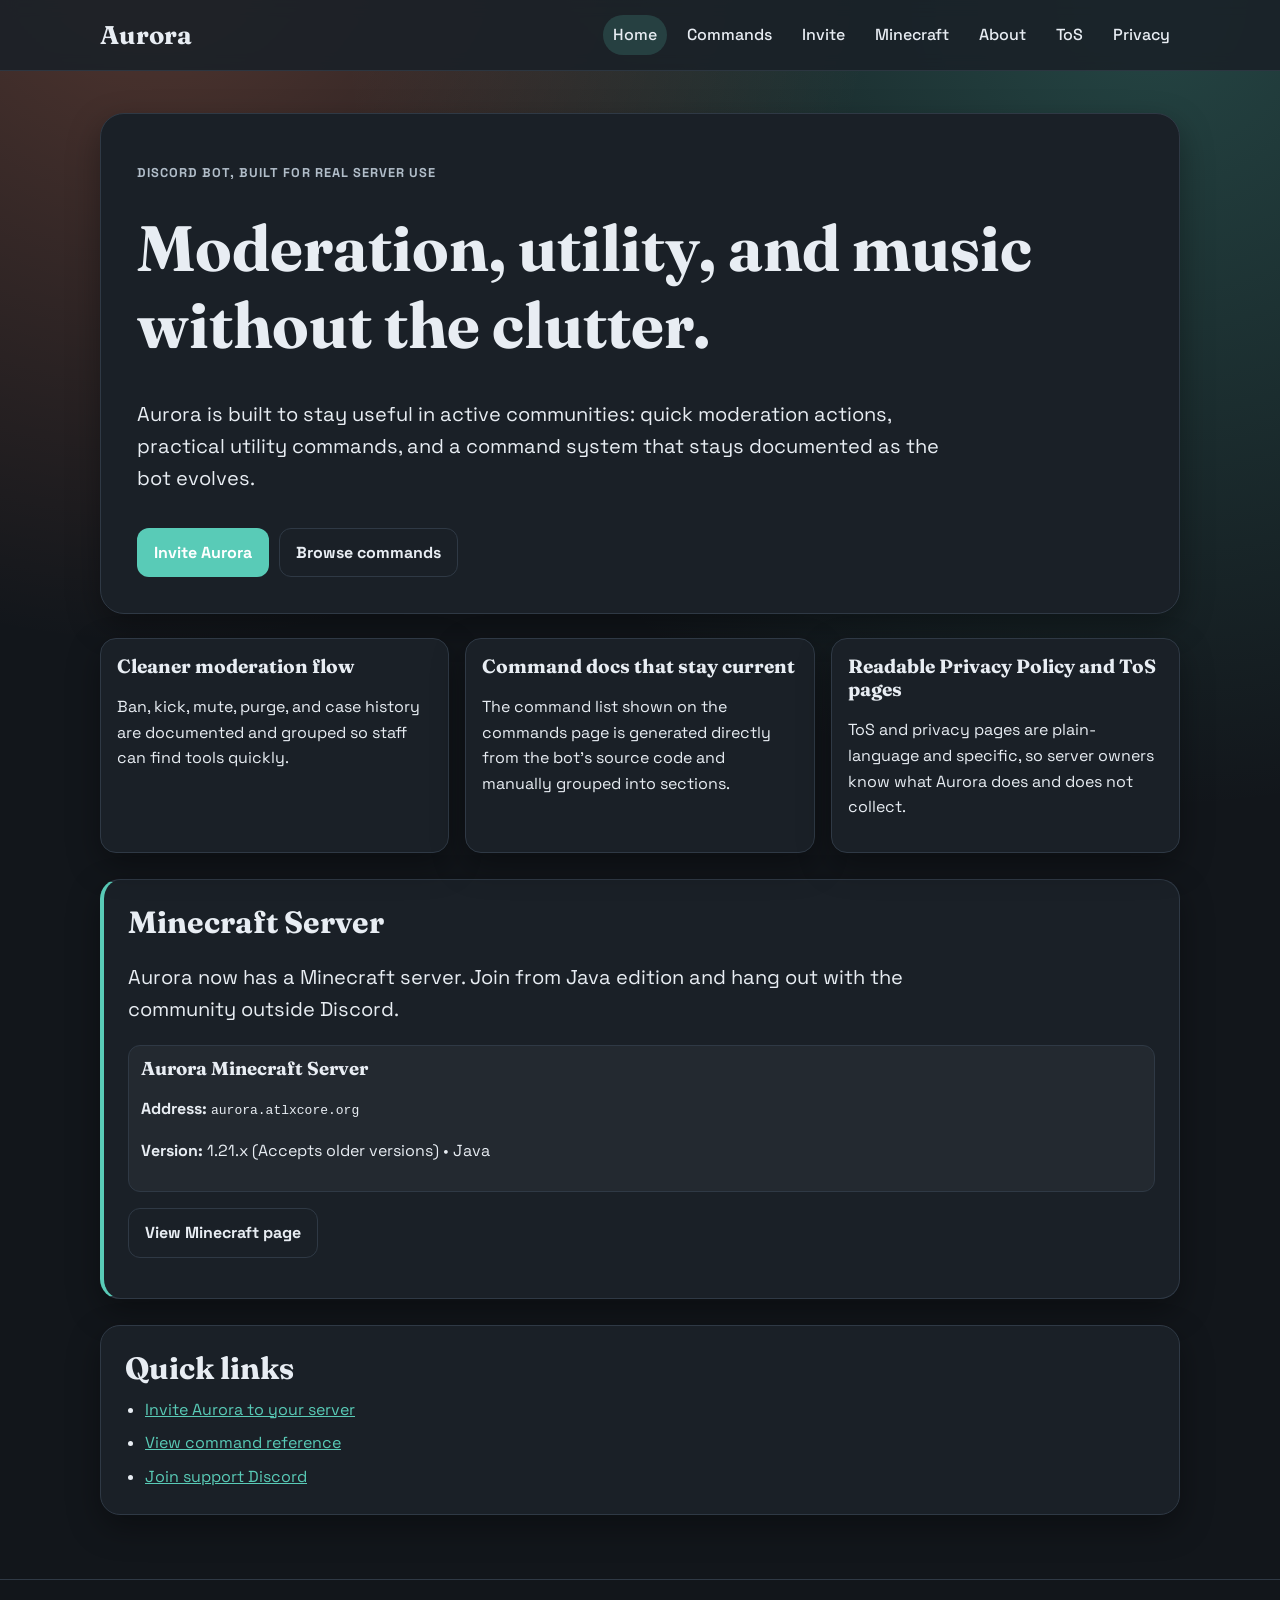
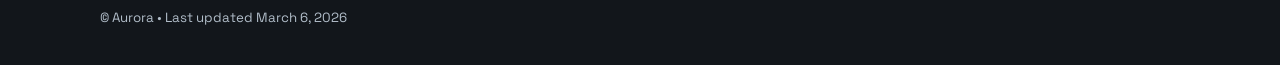
<file: index.html>
<!doctype html>
<html lang="en">
<head>
  <meta charset="utf-8">
  <meta name="viewport" content="width=device-width,initial-scale=1">
  <title>Aurora Discord Bot</title>
  <meta name="description" content="Aurora is a Discord bot focused on moderation, utility, and music tools with clear docs and fast setup.">
  <meta name="theme-color" content="#0e7a68">
  <link rel="preconnect" href="https://fonts.googleapis.com">
  <link rel="preconnect" href="https://fonts.gstatic.com" crossorigin>
  <link href="https://fonts.googleapis.com/css2?family=Fraunces:opsz,wght@9..144,500;9..144,700&family=Space+Grotesk:wght@400;500;700&display=swap" rel="stylesheet">
  <link rel="stylesheet" href="./css/styles.css?v=20260307a">
</head>
<body>
  <header class="site-header">
    <div class="container header-inner">
      <a class="brand" href="/">Aurora</a>
      <nav class="nav" aria-label="Main">
        <a href="/">Home</a>
        <a href="/commands.html">Commands</a>
        <a href="/invite.html">Invite</a>
        <a href="/minecraft.html">Minecraft</a>
        <a href="/about.html">About</a>
        <a href="/tos.html">ToS</a>
        <a href="/privacy.html">Privacy</a>
      </nav>
    </div>
  </header>

  <main class="container">
    <section class="hero">
      <p class="kicker">Discord bot, built for real server use</p>
      <h1>Moderation, utility, and music without the clutter.</h1>
      <p class="lede">Aurora is built to stay useful in active communities: quick moderation actions, practical utility commands, and a command system that stays documented as the bot evolves.</p>
      <div class="hero-actions">
        <a class="btn btn-primary" data-bind="invite-url" href="/invite.html">Invite Aurora</a>
        <a class="btn btn-secondary" href="/commands.html">Browse commands</a>
      </div>
    </section>

    <section class="grid" aria-label="Highlights">
      <article class="card">
        <h3>Cleaner moderation flow</h3>
        <p>Ban, kick, mute, purge, and case history are documented and grouped so staff can find tools quickly.</p>
      </article>
      <article class="card">
        <h3>Command docs that stay current</h3>
        <p>The command list shown on the commands page is generated directly from the bot's source code and manually grouped into sections.</p>
      </article>
      <article class="card">
        <h3>Readable Privacy Policy and ToS pages</h3>
        <p>ToS and privacy pages are plain-language and specific, so server owners know what Aurora does and does not collect.</p>
      </article>
    </section>



    <section class="section minecraft-panel">
      <h2>Minecraft Server</h2>
      <p class="lede">Aurora now has a Minecraft server. Join from Java edition and hang out with the community outside Discord.</p>
      <div class="minecraft-grid">
        <article class="minecraft-card">
          <h3 data-bind="minecraft-name">Aurora Minecraft Server</h3>
          <p><strong>Address:</strong> <code data-bind="minecraft-address">aurora.atlxcore.org</code></p>
          <p><strong>Version:</strong> <span data-bind="minecraft-version">1.21.x (Accepts older versions)</span> • <span data-bind="minecraft-edition">Java</span></p>
        </article>
      </div>
      <p><a class="btn btn-secondary" href="/minecraft.html">View Minecraft page</a></p>
    </section>

    <section class="section">
      <h2>Quick links</h2>
      <ul class="link-list">
        <li><a data-bind="invite-url" href="/invite.html">Invite Aurora to your server</a></li>
        <li><a href="/commands.html">View command reference</a></li>
        <li><a data-bind="support-url" href="https://discord.gg/xHvKMXf9u4">Join support Discord</a></li>
      </ul>
    </section>
  </main>

  <footer class="footer">
    <div class="container">
      <small>&copy; <span data-bind="brand-name">Aurora</span> • Last updated <span data-bind="updated-date">March 6, 2026</span></small>
    </div>
  </footer>

  <script src="/js/site.js?v=20260308a"></script>
</body>
</html>
</file>
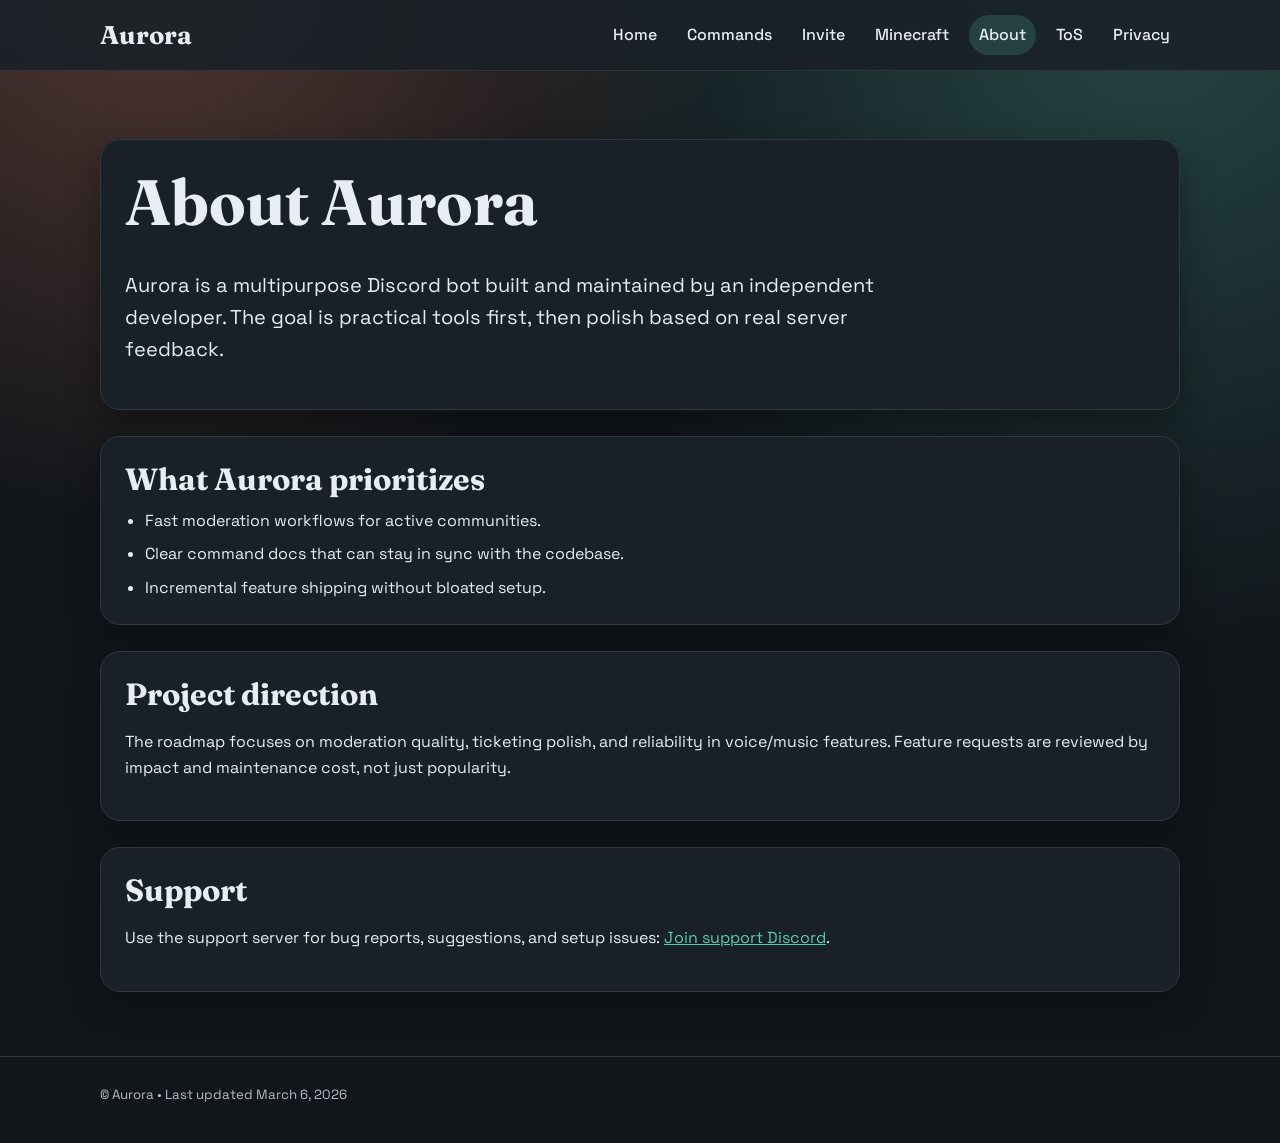
<file: about.html>
<!doctype html>
<html lang="en">
<head>
  <meta charset="utf-8">
  <meta name="viewport" content="width=device-width,initial-scale=1">
  <title>About Aurora</title>
  <meta name="description" content="What Aurora is, what it prioritizes, and where to get support.">
  <link rel="preconnect" href="https://fonts.googleapis.com">
  <link rel="preconnect" href="https://fonts.gstatic.com" crossorigin>
  <link href="https://fonts.googleapis.com/css2?family=Fraunces:opsz,wght@9..144,500;9..144,700&family=Space+Grotesk:wght@400;500;700&display=swap" rel="stylesheet">
  <link rel="stylesheet" href="./css/styles.css?v=20260307a">
</head>
<body>
  <header class="site-header">
    <div class="container header-inner">
      <a class="brand" href="/">Aurora</a>
      <nav class="nav" aria-label="Main">
        <a href="/">Home</a>
        <a href="/commands.html">Commands</a>
        <a href="/invite.html">Invite</a>
        <a href="/minecraft.html">Minecraft</a>
        <a href="/about.html">About</a>
        <a href="/tos.html">ToS</a>
        <a href="/privacy.html">Privacy</a>
      </nav>
    </div>
  </header>

  <main class="container">
    <section class="page-title section">
      <h1>About Aurora</h1>
      <p class="lede">Aurora is a multipurpose Discord bot built and maintained by an independent developer. The goal is practical tools first, then polish based on real server feedback.</p>
    </section>

    <section class="section">
      <h2>What Aurora prioritizes</h2>
      <ul class="clean-list">
        <li>Fast moderation workflows for active communities.</li>
        <li>Clear command docs that can stay in sync with the codebase.</li>
        <li>Incremental feature shipping without bloated setup.</li>
      </ul>
    </section>

    <section class="section">
      <h2>Project direction</h2>
      <p>The roadmap focuses on moderation quality, ticketing polish, and reliability in voice/music features. Feature requests are reviewed by impact and maintenance cost, not just popularity.</p>
    </section>

    <section class="section">
      <h2>Support</h2>
      <p>Use the support server for bug reports, suggestions, and setup issues: <a data-bind="support-url" href="https://discord.gg/eBV9RsC2BV">Join support Discord</a>.</p>
    </section>
  </main>

  <footer class="footer">
    <div class="container">
      <small>&copy; <span data-bind="brand-name">Aurora</span> • Last updated <span data-bind="updated-date">March 6, 2026</span></small>
    </div>
  </footer>

  <script src="/js/site.js?v=20260308a"></script>
</body>
</html>
</file>
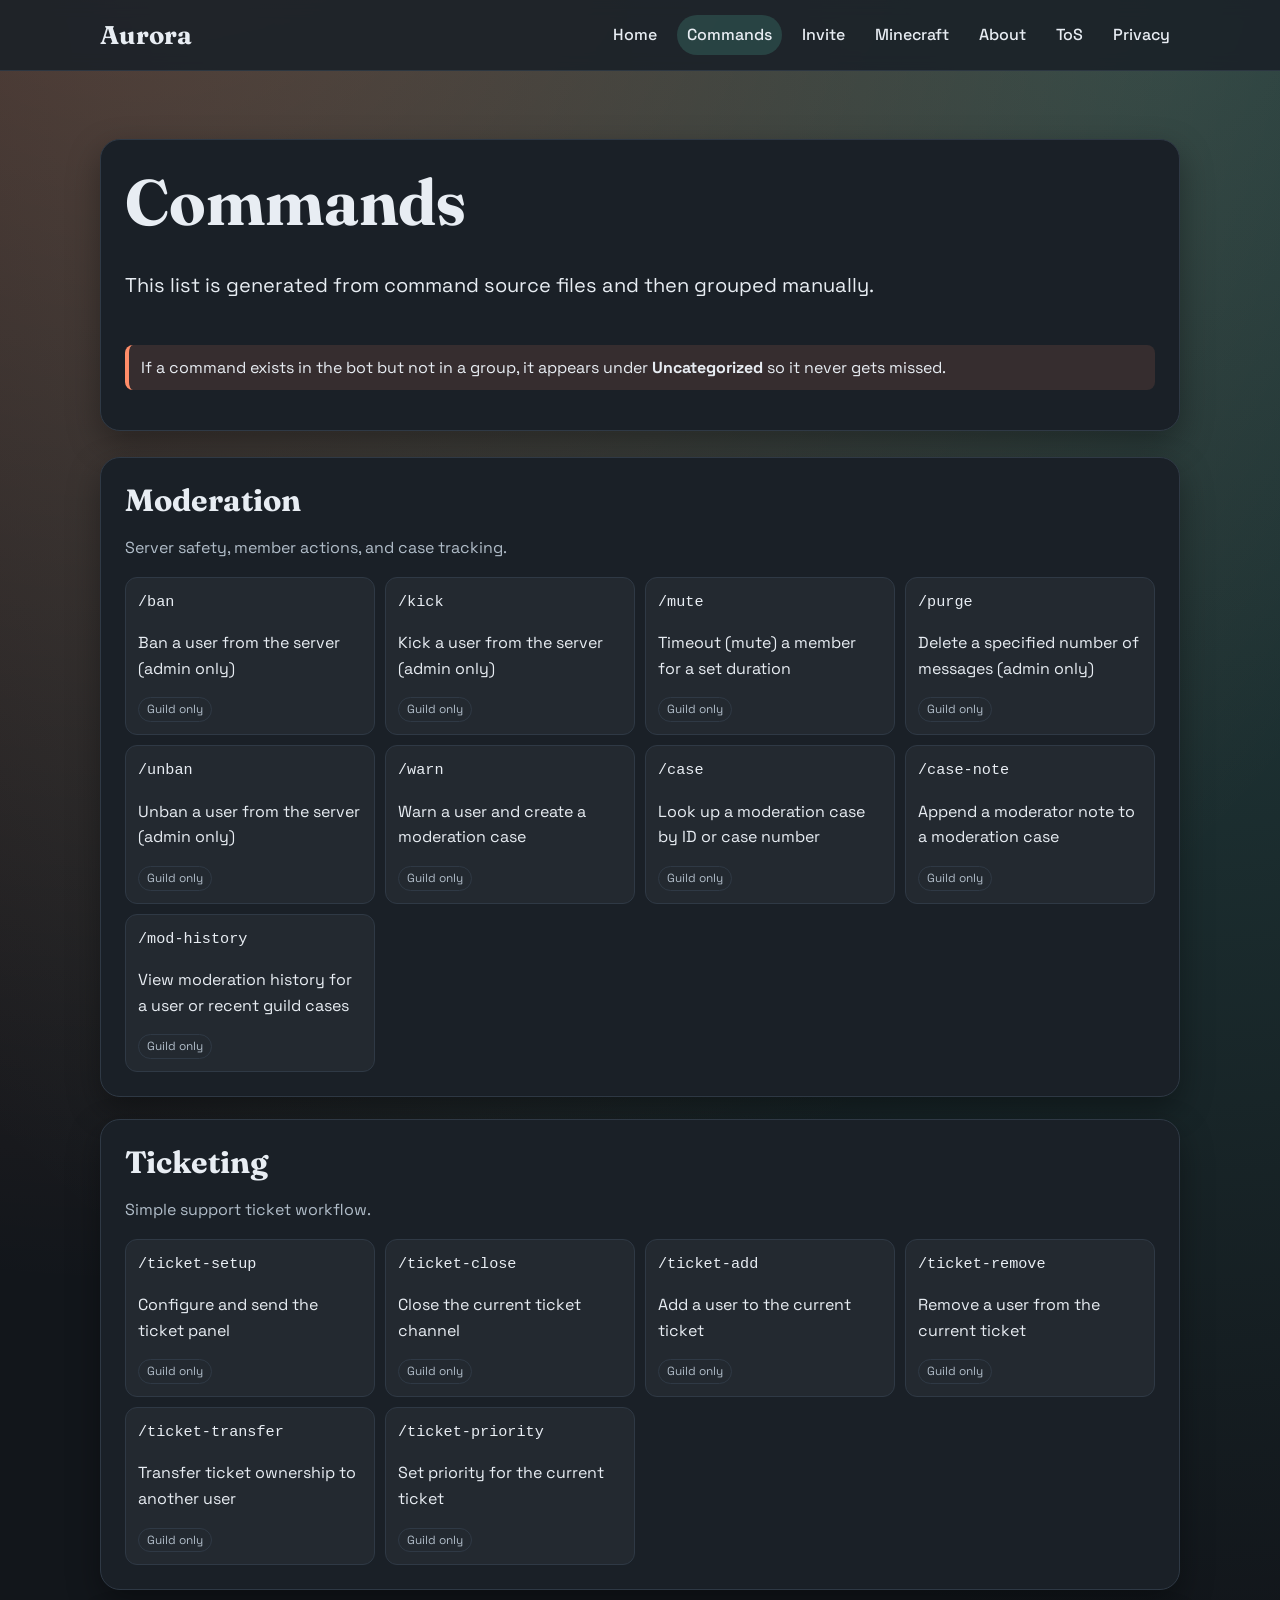
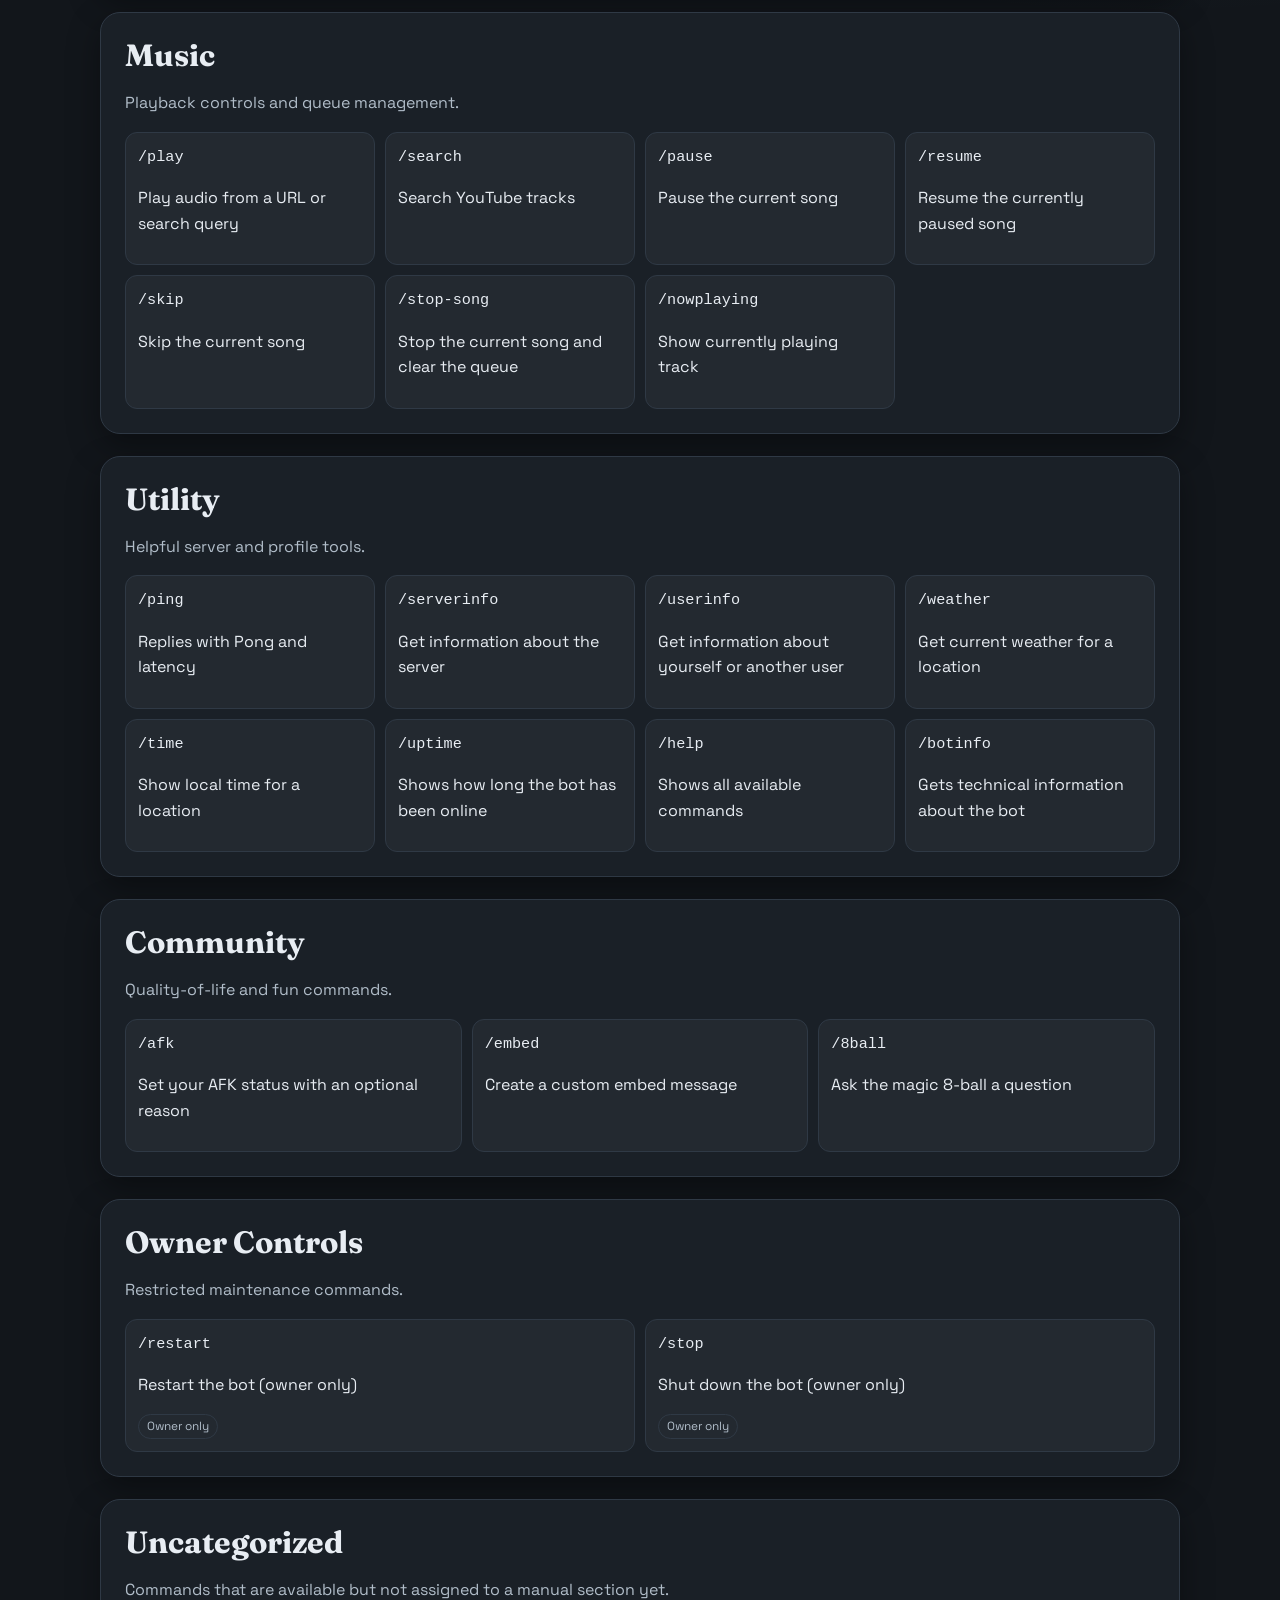
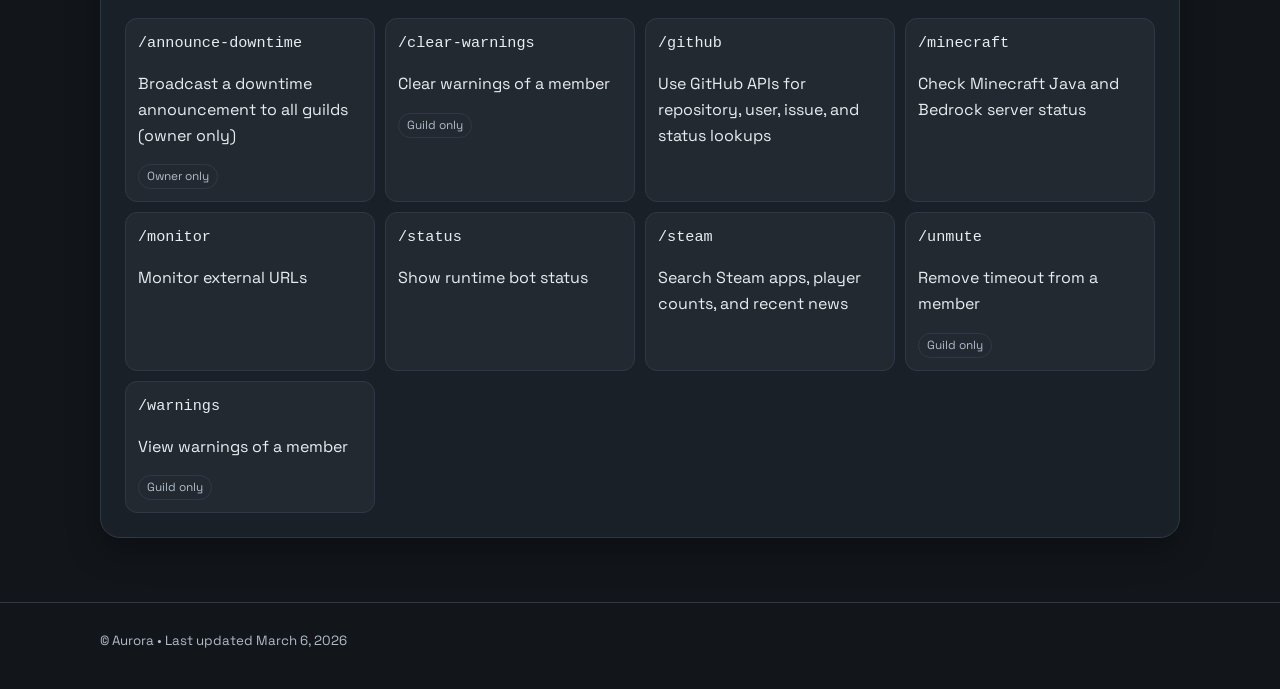
<file: commands.html>
<!doctype html>
<html lang="en">
<head>
  <meta charset="utf-8">
  <meta name="viewport" content="width=device-width,initial-scale=1">
  <title>Commands - Aurora</title>
  <meta name="description" content="Live command reference for Aurora, generated from source and grouped manually.">
  <link rel="preconnect" href="https://fonts.googleapis.com">
  <link rel="preconnect" href="https://fonts.gstatic.com" crossorigin>
  <link href="https://fonts.googleapis.com/css2?family=Fraunces:opsz,wght@9..144,500;9..144,700&family=Space+Grotesk:wght@400;500;700&display=swap" rel="stylesheet">
  <link rel="stylesheet" href="./css/styles.css?v=20260307a">
</head>
<body>
  <header class="site-header">
    <div class="container header-inner">
      <a class="brand" href="/">Aurora</a>
      <nav class="nav" aria-label="Main">
        <a href="/">Home</a>
        <a href="/commands.html">Commands</a>
        <a href="/invite.html">Invite</a>
        <a href="/minecraft.html">Minecraft</a>
        <a href="/about.html">About</a>
        <a href="/tos.html">ToS</a>
        <a href="/privacy.html">Privacy</a>
      </nav>
    </div>
  </header>

  <main class="container">
    <section class="page-title section">
      <h1>Commands</h1>
      <p class="lede">This list is generated from command source files and then grouped manually.
      <p class="notice">If a command exists in the bot but not in a group, it appears under <strong>Uncategorized</strong> so it never gets missed.</p>
    </section>

    <div id="commands-root" aria-live="polite">
      <section class="section">
        <p>Loading commands...</p>
      </section>
    </div>
  </main>

  <footer class="footer">
    <div class="container">
      <small>&copy; <span data-bind="brand-name">Aurora</span> • Last updated <span data-bind="updated-date">March 6, 2026</span></small>
    </div>
  </footer>

  <script src="/js/site.js?v=20260308a"></script>
  <script src="/js/commands.js?v=20260307a"></script>
</body>
</html>
</file>
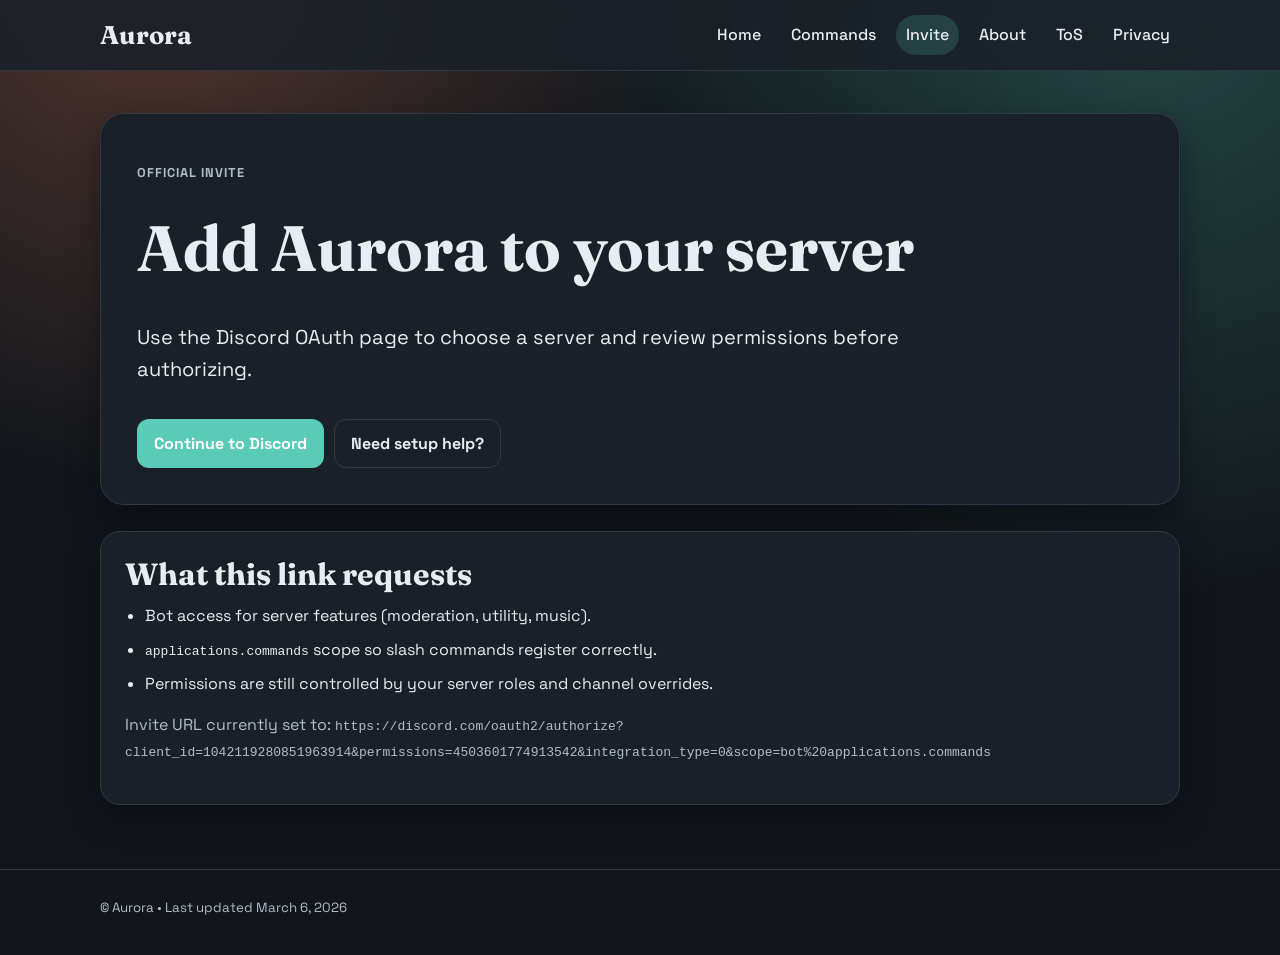
<file: invite.html>
<!doctype html>
<html lang="en">
<head>
  <meta charset="utf-8">
  <meta name="viewport" content="width=device-width,initial-scale=1">
  <title>Invite Aurora</title>
  <meta name="description" content="Invite Aurora to your Discord server using the official OAuth link.">
  <link rel="preconnect" href="https://fonts.googleapis.com">
  <link rel="preconnect" href="https://fonts.gstatic.com" crossorigin>
  <link href="https://fonts.googleapis.com/css2?family=Fraunces:opsz,wght@9..144,500;9..144,700&family=Space+Grotesk:wght@400;500;700&display=swap" rel="stylesheet">
  <link rel="stylesheet" href="./css/styles.css?v=20260307a">
</head>
<body>
  <header class="site-header">
    <div class="container header-inner">
      <a class="brand" href="/">Aurora</a>
      <nav class="nav" aria-label="Main">
        <a href="/">Home</a>
        <a href="/commands.html">Commands</a>
        <a href="/invite.html">Invite</a>
        <a href="/about.html">About</a>
        <a href="/tos.html">ToS</a>
        <a href="/privacy.html">Privacy</a>
      </nav>
    </div>
  </header>

  <main class="container">
    <section class="hero">
      <p class="kicker">Official invite</p>
      <h1>Add Aurora to your server</h1>
      <p class="lede">Use the Discord OAuth page to choose a server and review permissions before authorizing.</p>
      <div class="hero-actions">
        <a class="btn btn-primary" data-bind="invite-url" href="https://discord.com/">Continue to Discord</a>
        <a class="btn btn-secondary" data-bind="support-url" href="https://discord.gg/xHvKMXf9u4">Need setup help?</a>
      </div>
    </section>

    <section class="section">
      <h2>What this link requests</h2>
      <ul class="clean-list">
        <li>Bot access for server features (moderation, utility, music).</li>
        <li><code>applications.commands</code> scope so slash commands register correctly.</li>
        <li>Permissions are still controlled by your server roles and channel overrides.</li>
      </ul>
      <p class="muted">Invite URL currently set to: <code data-bind="invite-url" data-bind-text="true">loading...</code></p>
    </section>
  </main>

  <footer class="footer">
    <div class="container">
      <small>&copy; <span data-bind="brand-name">Aurora</span> • Last updated <span data-bind="updated-date">March 6, 2026</span></small>
    </div>
  </footer>

  <script src="/js/site.js?v=20260307a"></script>
</body>
</html>
</file>
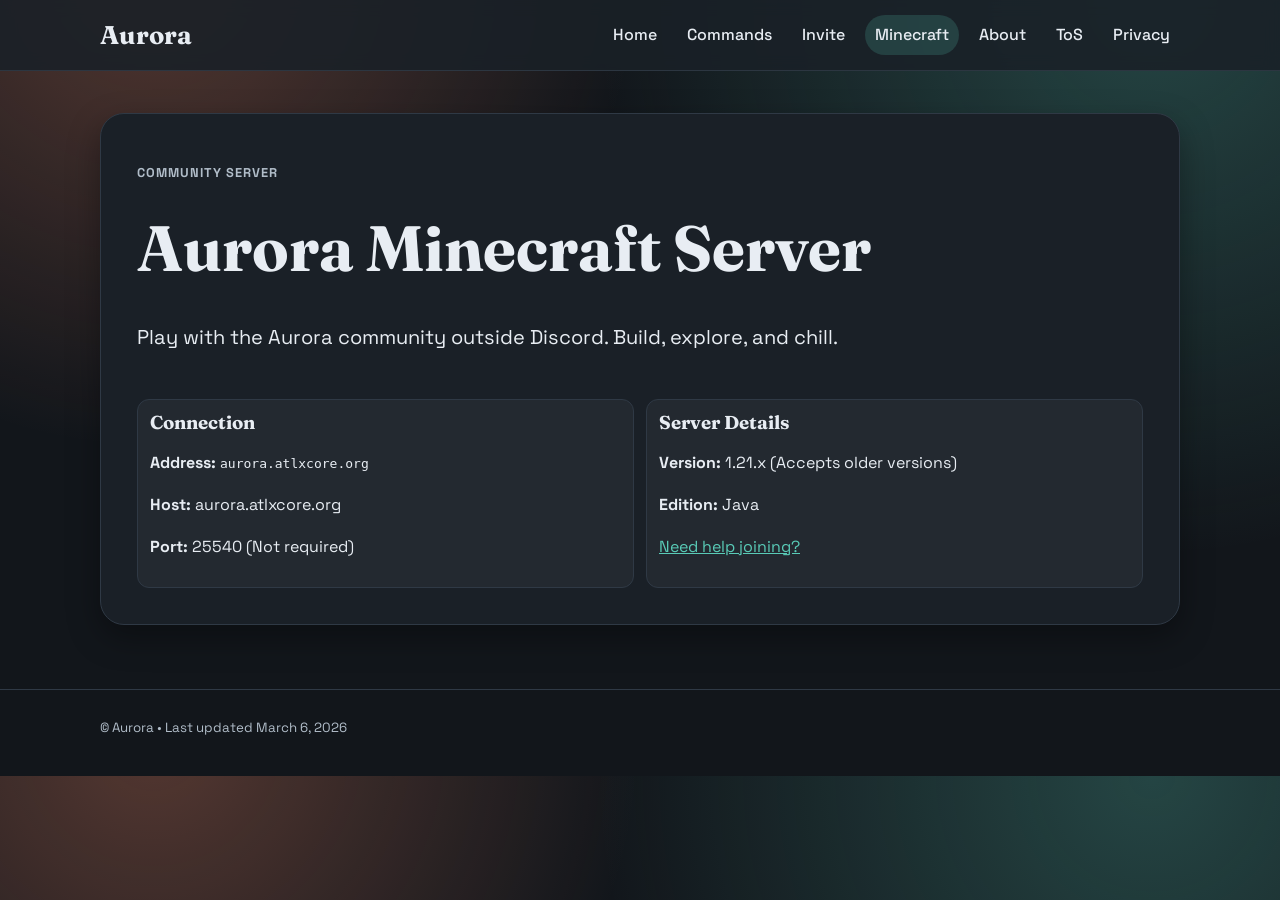
<file: minecraft.html>
<!doctype html>
<html lang="en">
<head>
  <meta charset="utf-8">
  <meta name="viewport" content="width=device-width,initial-scale=1">
  <title>Minecraft - Aurora</title>
  <meta name="description" content="Join Aurora's Minecraft server and community.">
  <link rel="preconnect" href="https://fonts.googleapis.com">
  <link rel="preconnect" href="https://fonts.gstatic.com" crossorigin>
  <link href="https://fonts.googleapis.com/css2?family=Fraunces:opsz,wght@9..144,500;9..144,700&family=Space+Grotesk:wght@400;500;700&display=swap" rel="stylesheet">
  <link rel="stylesheet" href="./css/styles.css?v=20260307a">
</head>
<body>
  <header class="site-header">
    <div class="container header-inner">
      <a class="brand" href="/">Aurora</a>
      <nav class="nav" aria-label="Main">
        <a href="/">Home</a>
        <a href="/commands.html">Commands</a>
        <a href="/invite.html">Invite</a>
        <a href="/minecraft.html">Minecraft</a>
        <a href="/about.html">About</a>
        <a href="/tos.html">ToS</a>
        <a href="/privacy.html">Privacy</a>
      </nav>
    </div>
  </header>

  <main class="container">
    <section class="hero">
      <p class="kicker">Community server</p>
      <h1 data-bind="minecraft-name">Aurora Minecraft Server</h1>
      <p class="lede">Play with the Aurora community outside Discord. Build, explore, and chill.</p>
      <div class="minecraft-grid">
        <article class="minecraft-card">
          <h3>Connection</h3>
          <p><strong>Address:</strong> <code data-bind="minecraft-address">aurora.atlxcore.org</code></p>
          <p><strong>Host:</strong> <span data-bind="minecraft-host">aurora.atlxcore.org</span></p>
          <p><strong>Port:</strong> <span data-bind="minecraft-port">25540 (Not required)</span></p>
        </article>
        <article class="minecraft-card">
          <h3>Server Details</h3>
          <p><strong>Version:</strong> <span data-bind="minecraft-version">1.21.x (Accepts older versions)</span></p>
          <p><strong>Edition:</strong> <span data-bind="minecraft-edition">Java</span></p>
          <p><a data-bind="support-url" href="https://discord.gg/xHvKMXf9u4">Need help joining?</a></p>
        </article>
      </div>
    </section>
  </main>

  <footer class="footer">
    <div class="container">
      <small>&copy; <span data-bind="brand-name">Aurora</span> • Last updated <span data-bind="updated-date">March 6, 2026</span></small>
    </div>
  </footer>

  <script src="/js/site.js?v=20260308a"></script>
</body>
</html>
</file>
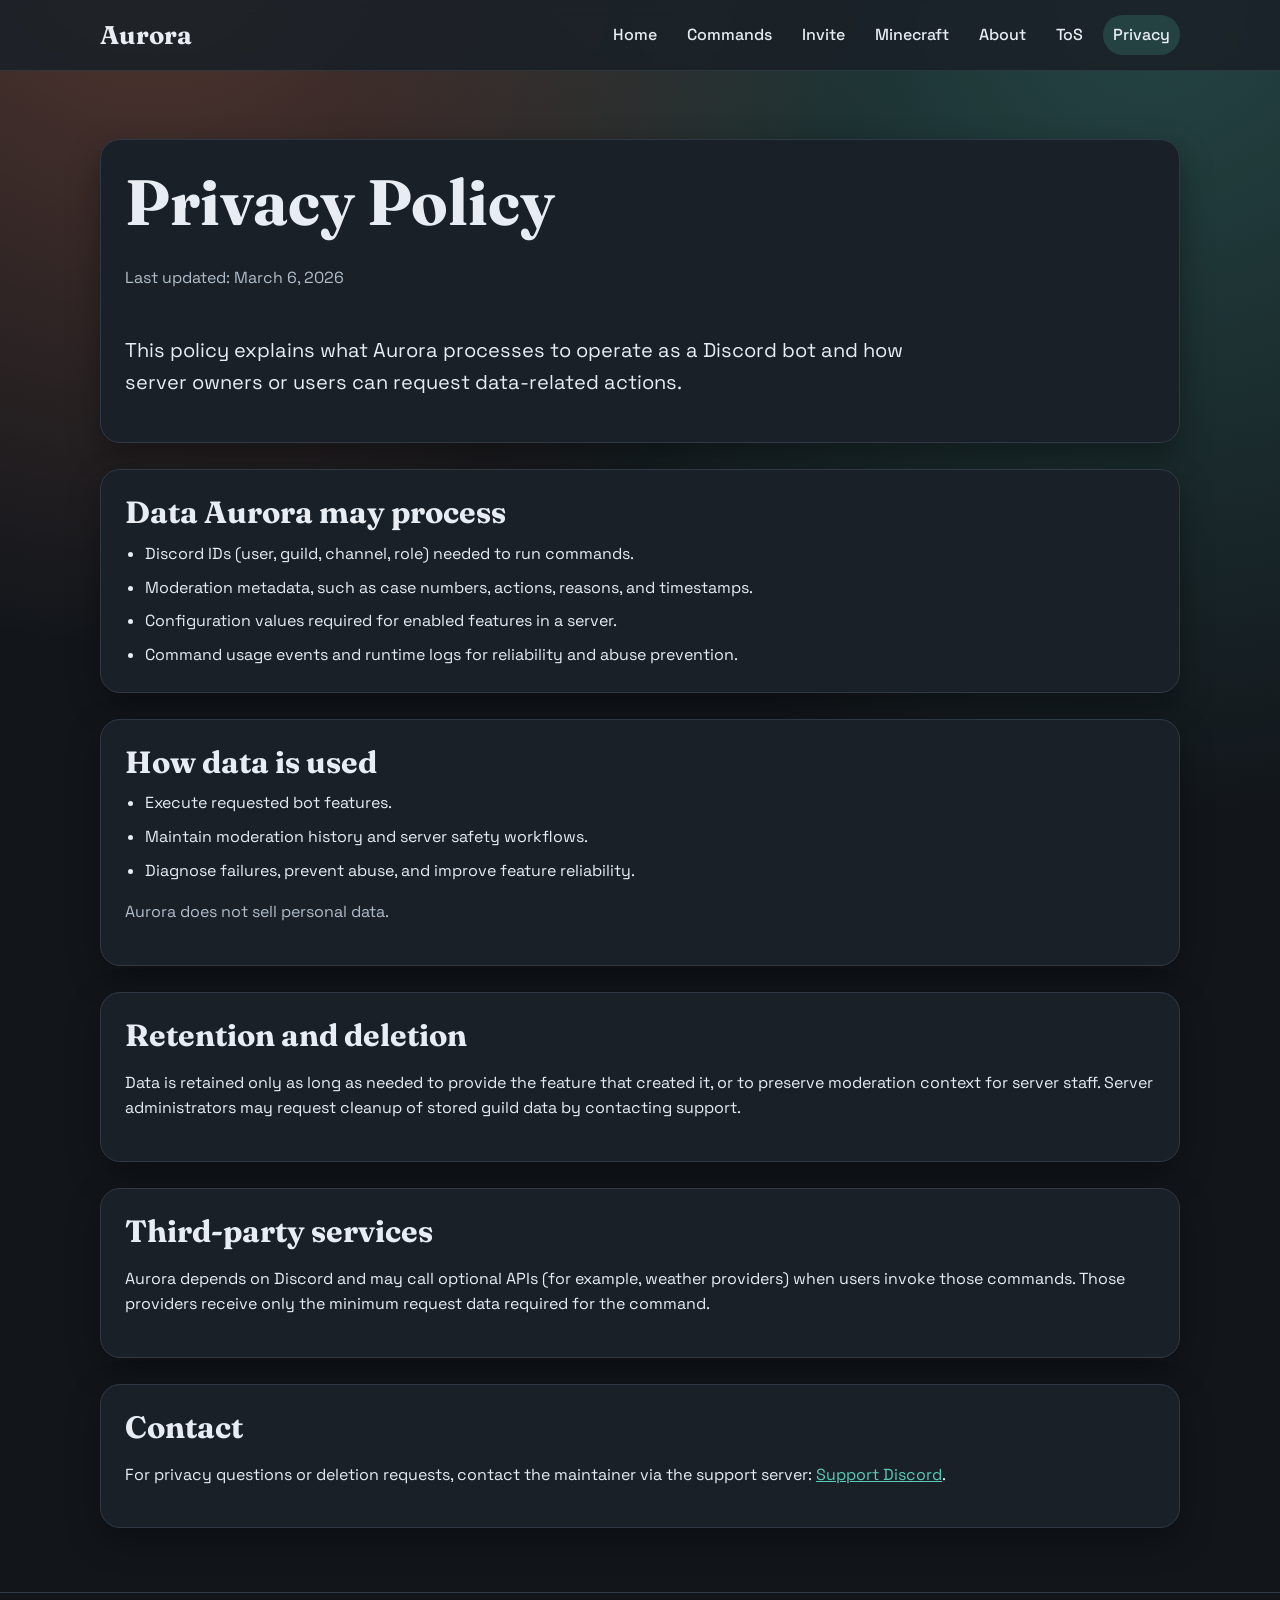
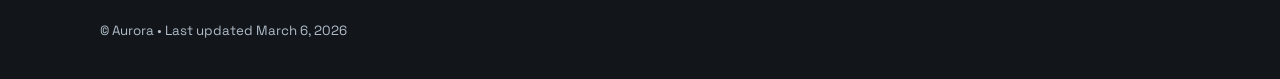
<file: privacy.html>
<!doctype html>
<html lang="en">
<head>
  <meta charset="utf-8">
  <meta name="viewport" content="width=device-width,initial-scale=1">
  <title>Privacy Policy - Aurora</title>
  <meta name="description" content="Aurora privacy policy, including processed data, retention, and contact methods.">
  <link rel="preconnect" href="https://fonts.googleapis.com">
  <link rel="preconnect" href="https://fonts.gstatic.com" crossorigin>
  <link href="https://fonts.googleapis.com/css2?family=Fraunces:opsz,wght@9..144,500;9..144,700&family=Space+Grotesk:wght@400;500;700&display=swap" rel="stylesheet">
  <link rel="stylesheet" href="./css/styles.css?v=20260307a">
</head>
<body>
  <header class="site-header">
    <div class="container header-inner">
      <a class="brand" href="/">Aurora</a>
      <nav class="nav" aria-label="Main">
        <a href="/">Home</a>
        <a href="/commands.html">Commands</a>
        <a href="/invite.html">Invite</a>
        <a href="/minecraft.html">Minecraft</a>
        <a href="/about.html">About</a>
        <a href="/tos.html">ToS</a>
        <a href="/privacy.html">Privacy</a>
      </nav>
    </div>
  </header>

  <main class="container">
    <section class="page-title section">
      <h1>Privacy Policy</h1>
      <p class="muted">Last updated: <span data-bind="updated-date">March 6, 2026</span></p>
      <p class="lede">This policy explains what Aurora processes to operate as a Discord bot and how server owners or users can request data-related actions.</p>
    </section>

    <section class="section">
      <h2>Data Aurora may process</h2>
      <ul class="clean-list">
        <li>Discord IDs (user, guild, channel, role) needed to run commands.</li>
        <li>Moderation metadata, such as case numbers, actions, reasons, and timestamps.</li>
        <li>Configuration values required for enabled features in a server.</li>
        <li>Command usage events and runtime logs for reliability and abuse prevention.</li>
      </ul>
    </section>

    <section class="section">
      <h2>How data is used</h2>
      <ul class="clean-list">
        <li>Execute requested bot features.</li>
        <li>Maintain moderation history and server safety workflows.</li>
        <li>Diagnose failures, prevent abuse, and improve feature reliability.</li>
      </ul>
      <p class="muted">Aurora does not sell personal data.</p>
    </section>

    <section class="section">
      <h2>Retention and deletion</h2>
      <p>Data is retained only as long as needed to provide the feature that created it, or to preserve moderation context for server staff. Server administrators may request cleanup of stored guild data by contacting support.</p>
    </section>

    <section class="section">
      <h2>Third-party services</h2>
      <p>Aurora depends on Discord and may call optional APIs (for example, weather providers) when users invoke those commands. Those providers receive only the minimum request data required for the command.</p>
    </section>

    <section class="section">
      <h2>Contact</h2>
      <p>For privacy questions or deletion requests, contact the maintainer via the support server: <a data-bind="support-url" href="https://discord.gg/eBV9RsC2BV">Support Discord</a>.</p>
    </section>
  </main>

  <footer class="footer">
    <div class="container">
      <small>&copy; <span data-bind="brand-name">Aurora</span> • Last updated <span data-bind="updated-date">March 6, 2026</span></small>
    </div>
  </footer>

  <script src="/js/site.js?v=20260308a"></script>
</body>
</html>
</file>
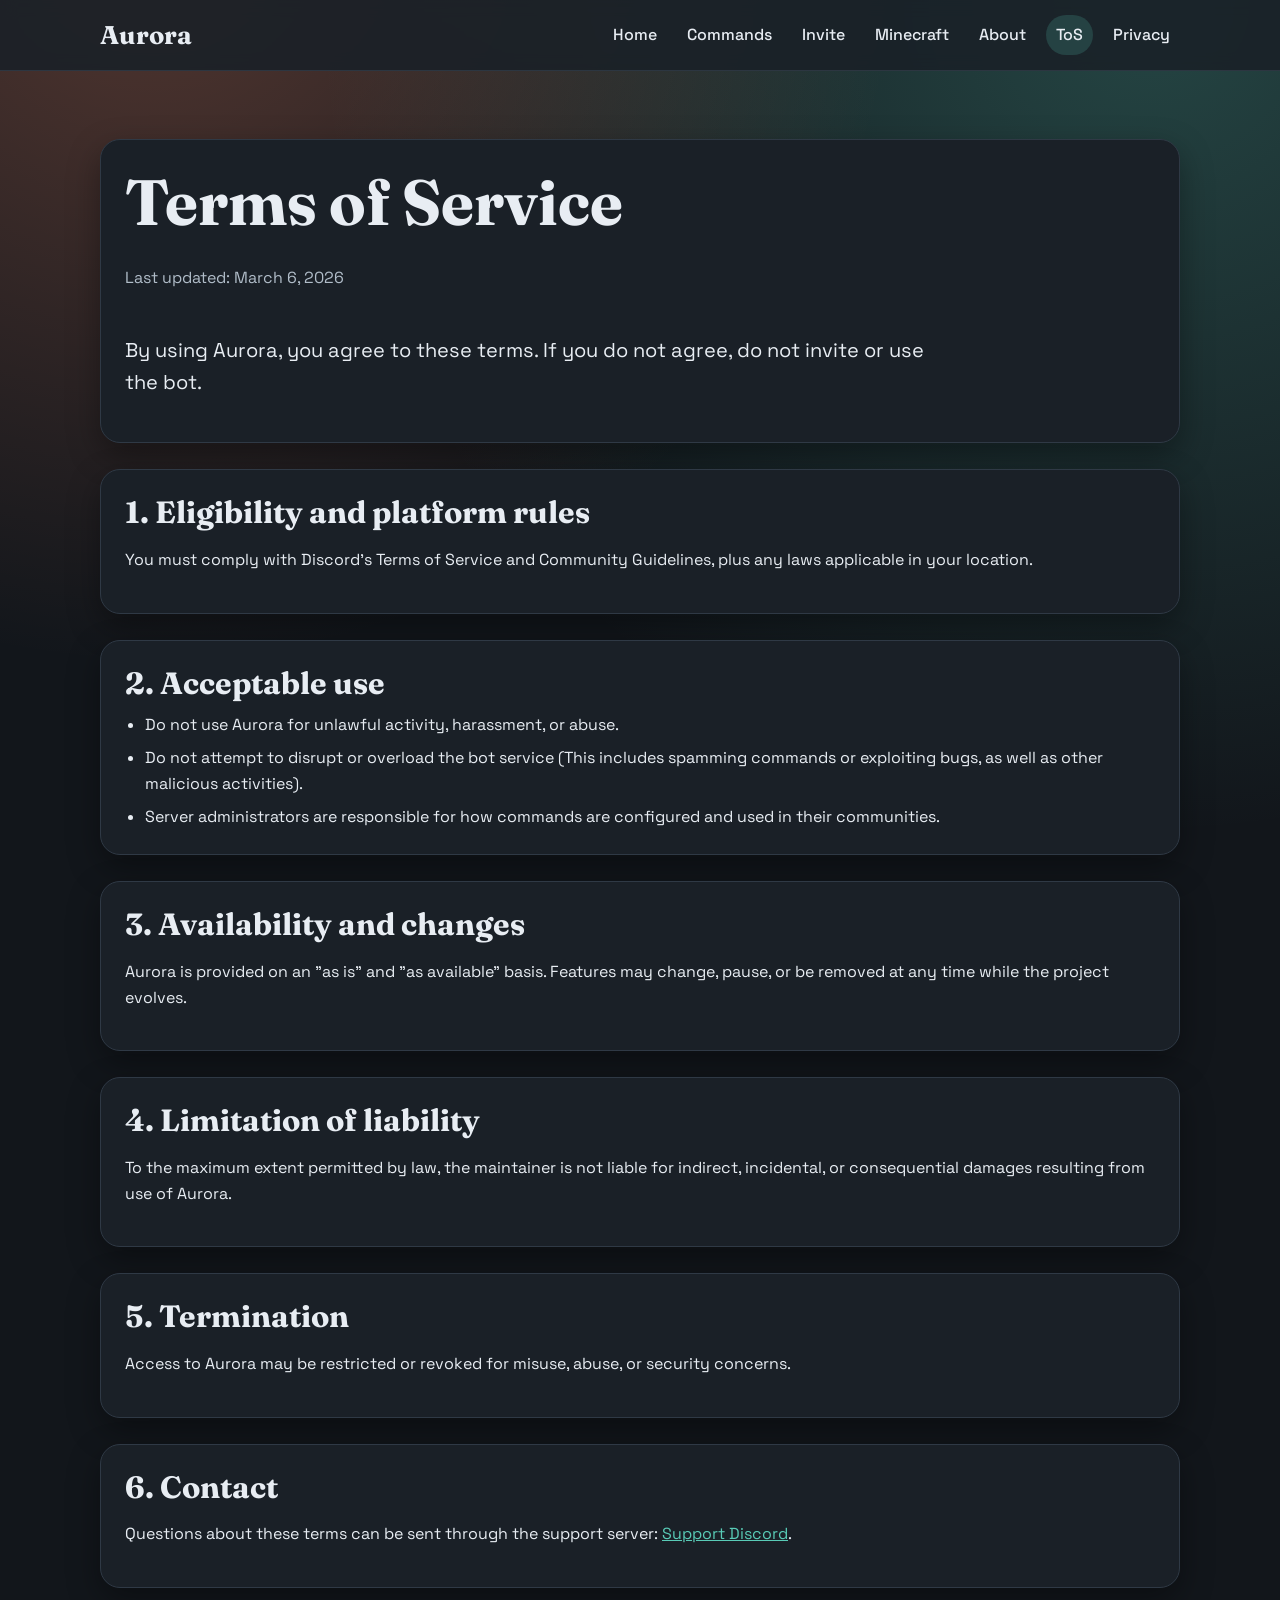
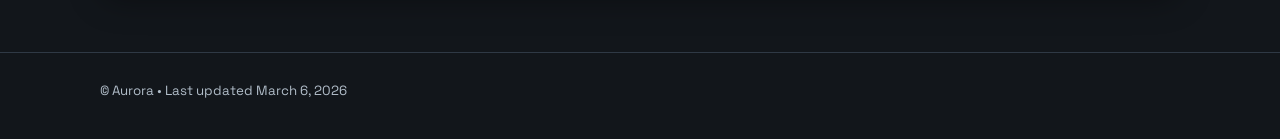
<file: tos.html>
<!doctype html>
<html lang="en">
<head>
  <meta charset="utf-8">
  <meta name="viewport" content="width=device-width,initial-scale=1">
  <title>Terms of Service - Aurora</title>
  <meta name="description" content="Terms of service for using the Aurora Discord bot.">
  <link rel="preconnect" href="https://fonts.googleapis.com">
  <link rel="preconnect" href="https://fonts.gstatic.com" crossorigin>
  <link href="https://fonts.googleapis.com/css2?family=Fraunces:opsz,wght@9..144,500;9..144,700&family=Space+Grotesk:wght@400;500;700&display=swap" rel="stylesheet">
  <link rel="stylesheet" href="./css/styles.css?v=20260307a">
</head>
<body>
  <header class="site-header">
    <div class="container header-inner">
      <a class="brand" href="/">Aurora</a>
      <nav class="nav" aria-label="Main">
        <a href="/">Home</a>
        <a href="/commands.html">Commands</a>
        <a href="/invite.html">Invite</a>
        <a href="/minecraft.html">Minecraft</a>
        <a href="/about.html">About</a>
        <a href="/tos.html">ToS</a>
        <a href="/privacy.html">Privacy</a>
      </nav>
    </div>
  </header>

  <main class="container">
    <section class="page-title section">
      <h1>Terms of Service</h1>
      <p class="muted">Last updated: <span data-bind="updated-date">March 6, 2026</span></p>
      <p class="lede">By using Aurora, you agree to these terms. If you do not agree, do not invite or use the bot.</p>
    </section>

    <section class="section">
      <h2>1. Eligibility and platform rules</h2>
      <p>You must comply with Discord's Terms of Service and Community Guidelines, plus any laws applicable in your location.</p>
    </section>

    <section class="section">
      <h2>2. Acceptable use</h2>
      <ul class="clean-list">
        <li>Do not use Aurora for unlawful activity, harassment, or abuse.</li>
        <li>Do not attempt to disrupt or overload the bot service (This includes spamming commands or exploiting bugs, as well as other malicious activities).</li>
        <li>Server administrators are responsible for how commands are configured and used in their communities.</li>
      </ul>
    </section>

    <section class="section">
      <h2>3. Availability and changes</h2>
      <p>Aurora is provided on an "as is" and "as available" basis. Features may change, pause, or be removed at any time while the project evolves.</p>
    </section>

    <section class="section">
      <h2>4. Limitation of liability</h2>
      <p>To the maximum extent permitted by law, the maintainer is not liable for indirect, incidental, or consequential damages resulting from use of Aurora.</p>
    </section>

    <section class="section">
      <h2>5. Termination</h2>
      <p>Access to Aurora may be restricted or revoked for misuse, abuse, or security concerns.</p>
    </section>

    <section class="section">
      <h2>6. Contact</h2>
      <p>Questions about these terms can be sent through the support server: <a data-bind="support-url" href="https://discord.gg/eBV9RsC2BV">Support Discord</a>.</p>
    </section>
  </main>

  <footer class="footer">
    <div class="container">
      <small>&copy; <span data-bind="brand-name">Aurora</span> • Last updated <span data-bind="updated-date">March 6, 2026</span></small>
    </div>
  </footer>

  <script src="/js/site.js?v=20260308a"></script>
</body>
</html>
</file>
<file: css/styles.css>
:root {
  --bg: #12161b;
  --paper: #1a2027;
  --ink: #e8edf3;
  --muted: #b1bdc9;
  --line: #2f3945;
  --brand: #59cbb7;
  --brand-2: #ff8d69;
  --shadow: 0 12px 32px rgba(0, 0, 0, 0.35);
}

* {
  box-sizing: border-box;
}

html,
body {
  margin: 0;
  padding: 0;
}

body {
  font-family: 'Space Grotesk', 'Avenir Next', 'Segoe UI', sans-serif;
  color: var(--ink);
  background:
    radial-gradient(circle at 12% -5%, color-mix(in oklab, var(--brand-2) 28%, transparent), transparent 35%),
    radial-gradient(circle at 90% 0%, color-mix(in oklab, var(--brand) 26%, transparent), transparent 40%),
    var(--bg);
  line-height: 1.6;
}

a {
  color: var(--brand);
}

.container {
  width: min(1080px, 94vw);
  margin: 0 auto;
}

.site-header {
  position: sticky;
  top: 0;
  z-index: 20;
  border-bottom: 1px solid color-mix(in oklab, var(--line) 90%, transparent);
  background: color-mix(in oklab, var(--paper) 88%, transparent);
  backdrop-filter: blur(8px);
}

.header-inner {
  display: flex;
  justify-content: space-between;
  align-items: center;
  min-height: 70px;
  gap: 10px;
}

.brand {
  font-family: 'Fraunces', Georgia, serif;
  font-weight: 700;
  color: var(--ink);
  text-decoration: none;
  font-size: 1.6rem;
  letter-spacing: 0.01em;
}

.nav {
  display: flex;
  flex-wrap: wrap;
  gap: 10px;
}

.nav a {
  text-decoration: none;
  color: var(--ink);
  font-weight: 500;
  padding: 7px 10px;
  border-radius: 999px;
}

.nav a:hover,
.nav a:focus-visible,
.nav a.current {
  background: color-mix(in oklab, var(--brand) 18%, transparent);
  outline: none;
}

main {
  padding: 42px 0 64px;
}

.hero {
  display: grid;
  gap: 14px;
  padding: 36px;
  background: var(--paper);
  border: 1px solid var(--line);
  border-radius: 24px;
  box-shadow: var(--shadow);
}

.kicker {
  text-transform: uppercase;
  letter-spacing: 0.08em;
  font-size: 0.8rem;
  color: var(--muted);
  font-weight: 700;
}

h1,
h2,
h3 {
  font-family: 'Fraunces', Georgia, serif;
  line-height: 1.2;
  margin: 0;
}

h1 {
  font-size: clamp(2.2rem, 5vw, 4rem);
}

h2 {
  font-size: clamp(1.55rem, 2.4vw, 2rem);
  margin-bottom: 10px;
}

.lede {
  font-size: clamp(1.05rem, 2.2vw, 1.25rem);
  color: var(--ink);
  max-width: 62ch;
}

.hero-actions {
  display: flex;
  flex-wrap: wrap;
  gap: 10px;
}

.btn {
  appearance: none;
  border: 1px solid transparent;
  border-radius: 12px;
  display: inline-flex;
  align-items: center;
  justify-content: center;
  gap: 8px;
  padding: 11px 16px;
  text-decoration: none;
  font-weight: 700;
  transition: transform 0.18s ease, box-shadow 0.18s ease;
}

.btn:hover,
.btn:focus-visible {
  transform: translateY(-1px);
  box-shadow: 0 8px 22px color-mix(in oklab, var(--ink) 20%, transparent);
  outline: none;
}

.btn-primary {
  background: var(--brand);
  color: #fff;
}

.btn-secondary {
  background: var(--paper);
  border-color: var(--line);
  color: var(--ink);
}

.grid {
  margin-top: 24px;
  display: grid;
  gap: 16px;
  grid-template-columns: repeat(auto-fit, minmax(230px, 1fr));
}

.card {
  background: var(--paper);
  border: 1px solid var(--line);
  border-radius: 16px;
  padding: 16px;
  box-shadow: var(--shadow);
}

.card h3 {
  font-size: 1.2rem;
  margin-bottom: 8px;
}

.meta,
.muted {
  color: var(--muted);
}

.section {
  margin-top: 26px;
  padding: 24px;
  background: var(--paper);
  border: 1px solid var(--line);
  border-radius: 20px;
  box-shadow: var(--shadow);
}

.page-title {
  display: grid;
  gap: 8px;
  margin-bottom: 18px;
}

.link-list,
.clean-list {
  margin: 10px 0 0;
  padding-left: 20px;
}

.clean-list li + li,
.link-list li + li {
  margin-top: 8px;
}

.command-group + .command-group {
  margin-top: 22px;
}

.command-grid {
  margin-top: 12px;
  display: grid;
  gap: 10px;
  grid-template-columns: repeat(auto-fit, minmax(220px, 1fr));
}

.command-card {
  background: color-mix(in oklab, var(--paper) 95%, #fff 5%);
  border: 1px solid var(--line);
  border-radius: 12px;
  padding: 12px;
}

.command-name {
  font-family: ui-monospace, SFMono-Regular, Menlo, monospace;
  font-size: 0.95rem;
}

.command-tags {
  margin-top: 8px;
  display: flex;
  gap: 6px;
  flex-wrap: wrap;
}

.tag {
  font-size: 0.74rem;
  border-radius: 999px;
  border: 1px solid var(--line);
  color: var(--muted);
  padding: 2px 8px;
}

.notice {
  border-left: 4px solid var(--brand-2);
  padding: 10px 12px;
  background: color-mix(in oklab, var(--brand-2) 12%, transparent);
  border-radius: 8px;
}

.footer {
  border-top: 1px solid var(--line);
  padding: 24px 0 36px;
  color: var(--muted);
}

@media (max-width: 760px) {
  .header-inner {
    align-items: flex-start;
    padding: 10px 0;
    flex-direction: column;
    gap: 10px;
  }

  .hero,
  .section {
    padding: 18px;
    border-radius: 14px;
  }
}


.minecraft-panel {
  border-left: 4px solid var(--brand);
}

.minecraft-grid {
  margin-top: 12px;
  display: grid;
  grid-template-columns: repeat(auto-fit, minmax(220px, 1fr));
  gap: 12px;
}

.minecraft-card {
  background: color-mix(in oklab, var(--paper) 95%, #fff 5%);
  border: 1px solid var(--line);
  border-radius: 12px;
  padding: 12px;
}
</file>
